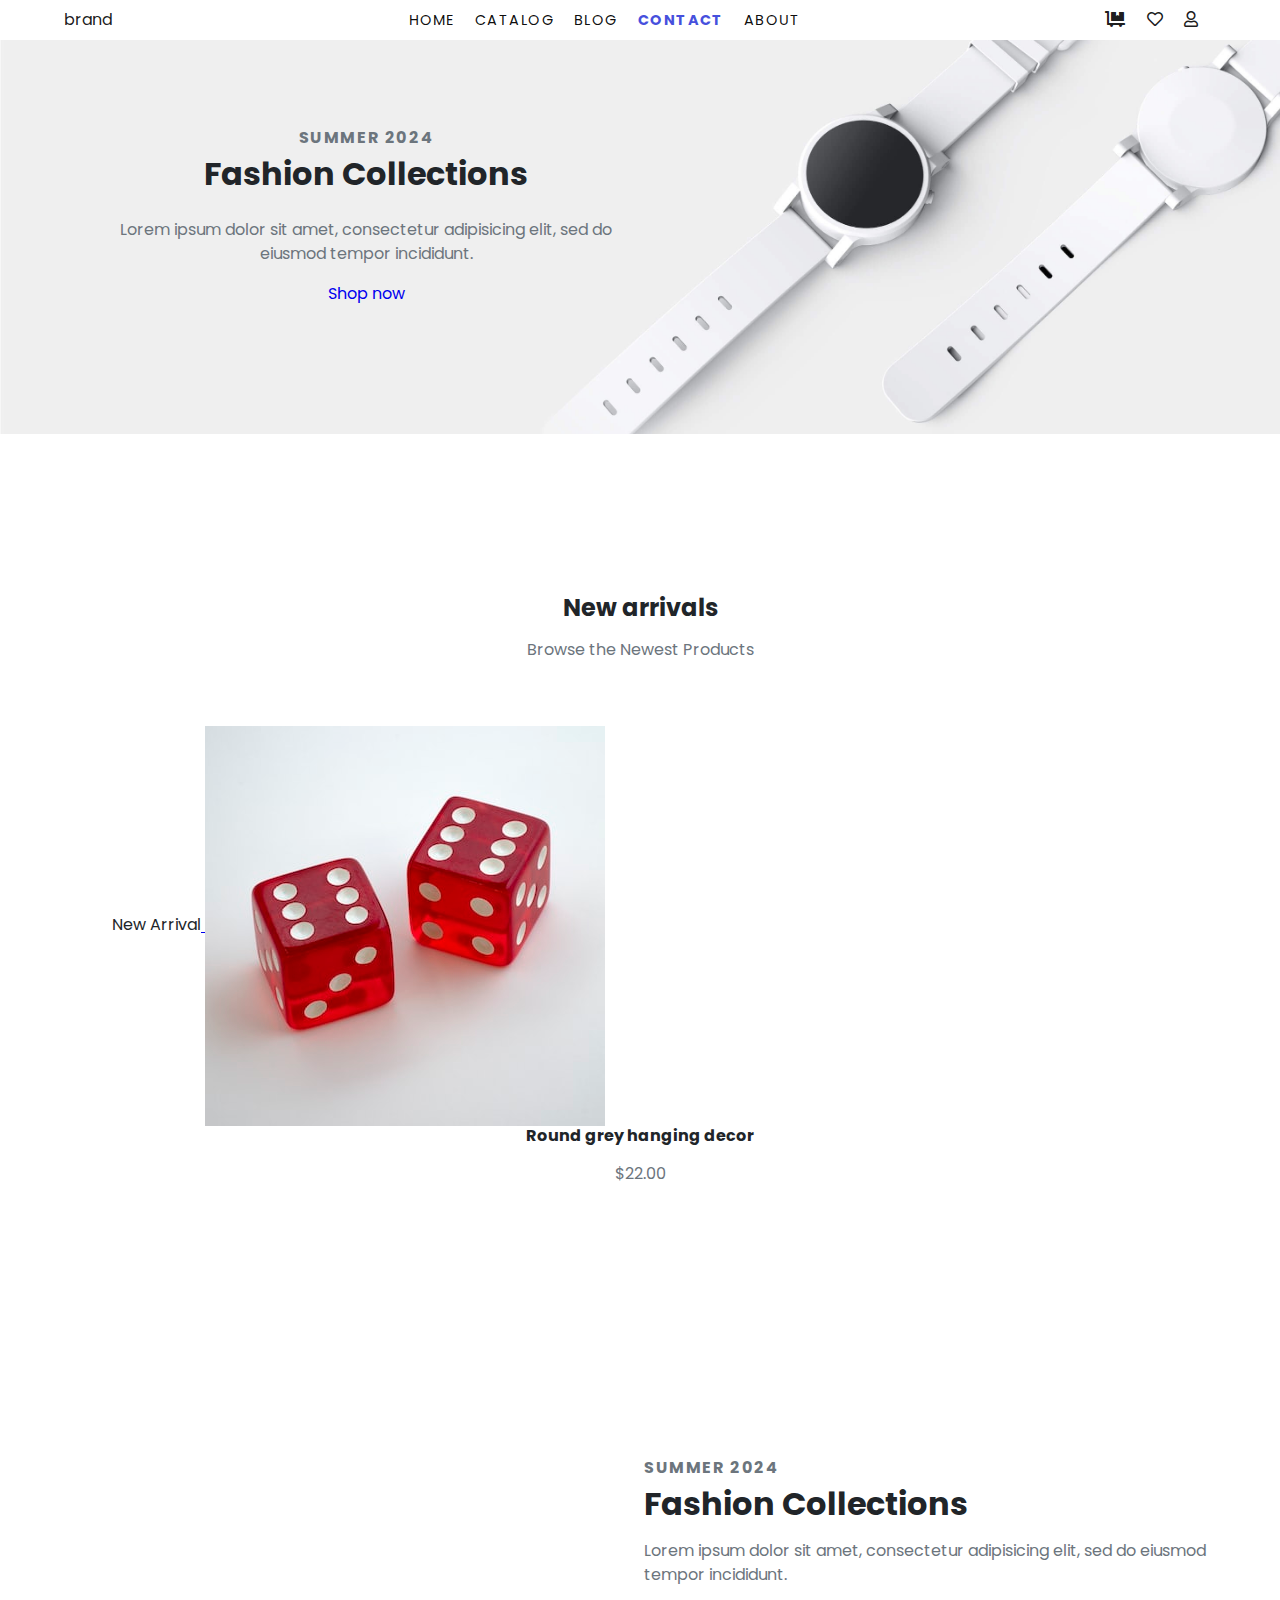
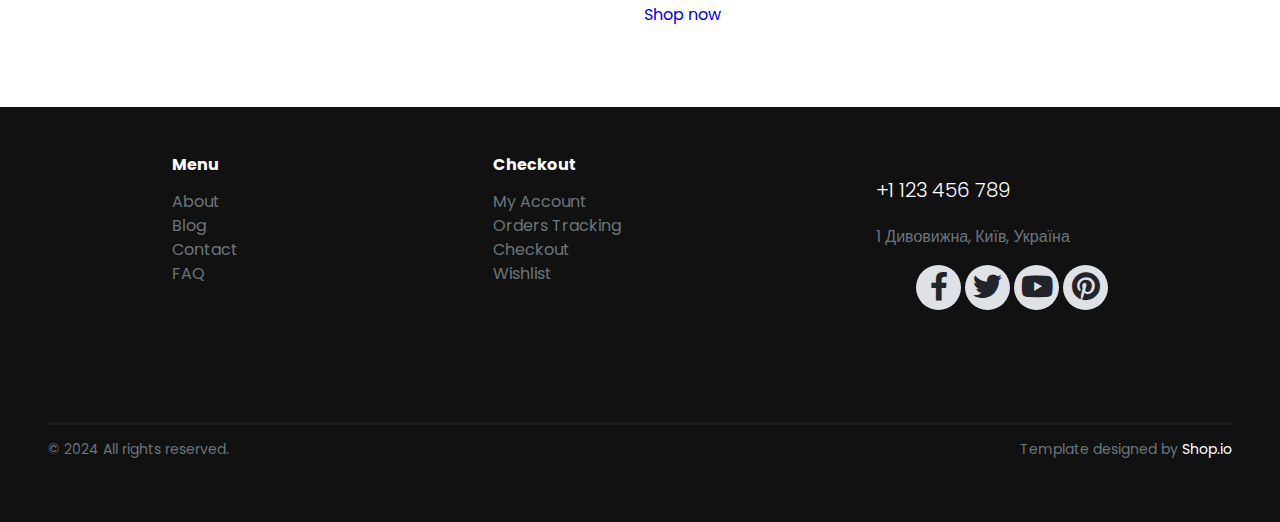
<file: index.html>
<!DOCTYPE html>
<html>
  <head>
    <title>Shop.io | Bootstrap 5 E-commerce</title>
    <meta charset="utf-8">
    
    <meta name="description" content="">
    <meta name="viewport" content="width=device-width, initial-scale=1">
    <meta name="robots" content="all,follow">
  
    <link rel="stylesheet" href="css/app.css" id="theme-stylesheet">
    
    <!-- Favicon-->
    <link rel="shortcut icon" href="favicon.ico">
    
  </head>
  <body>
    <!-- NAVBAR-->
    <header class="navbar navbar-light bg-white">
      
      <!-- Navbar brand-->
      <a class="navbar-brand" href="index.html">brand</a>
      <label for="toggler" class="fas fa-bars"></label>
      <input type="checkbox" id="toggler">

        <!-- Navbar menu left-->
        <nav class="navbar-nav">
          <a class="nav-link text-uppercase" href="index.html">Home</a>
          
          <a class="nav-link text-uppercase" href="catalog.html">Catalog</a>
          <a class="nav-link text-uppercase" href="blog.html">Blog</a>
          <a class="nav-link text-uppercase active" href="contact.html">Contact</a>
          <a class="nav-link text-uppercase" href="about.html">About</a>
        </nav>
        <!-- Navbar menu right-->
        <nav class="toolbar-nav">
          <a class="nav-link text-uppercase fas fa-dolly-flatbed" href="cart.html"></a>
          <a class="nav-link text-uppercase far fa-heart" href="#"></a>
          <a class="nav-link text-uppercase far fa-user" href="login.html"></a>
        </nav>
     
  </header>

    <!--  Modal -->
    

    <!-- Hero slider-->
    <section class="hero" style="background: url(images/bg-banner.jpg)">
      <div class="container" id="hero">
          <div>
            <div class="container">
              <div class="row text-center">
                <div class="col-6 float-left">
                  <p class="h6 text-uppercase text-muted">Summer 2024</p>
                  <h1 class="hero-heading title">Fashion Collections</h1>
                  <div class="row">
                    <div class="col">
                      <p class="text-muted subtitle">Lorem ipsum dolor sit amet, consectetur adipisicing elit, sed do eiusmod tempor incididunt.</p>
                    </div>
                  </div><a class="btn text" href="shop.html">Shop now</a>
                </div>

                <div class="col-6 float-right"></div>
              </div>
            </div>
          </div>
      </div>
    </section>
    <hr>
    <!-- New arrivals-->
    <main class="py-5">
      <div class="container">
        
        <header class="text-center">
          <h2 class="">New arrivals</h2>
          <p class="text-muted">Browse the Newest Products</p>
        </header>
        
        <div class="container" id="newArrivals">
          <div class="wrapper">

            <article class="">
              
              <div class="product"><span class="badge">New Arrival</span><a href="detail.html">
                <img class="img-fluid" src="images/product-5.jpg" alt="Round grey hanging decor">
              </a>
               
              </div>

              <h6 class="text-center"><a class="reset-anchor" href="detail.html">Round grey hanging decor</a></h6>
              <p class="text-center text-muted">$22.00</p>

            </article>
            
          </div>
          <!-- prev next -->
          
        </div>
      </div>
    </main>

    <!-- Divider section-->
    <section class="divider" style="background: url(images/divider-bg.jpg)">
      <div class="container">
        <div class="row">
          <div class="col-6">

          </div>
          <div class="col-6">
            <p class="h6 text-uppercase text-muted">Summer 2024</p>
            <h1 class="hero-heading title">Fashion Collections</h1>
            
                <p class="text-muted subtitle">Lorem ipsum dolor sit amet, consectetur adipisicing elit, sed do eiusmod tempor incididunt.</p>
                <a class="btn text" href="shop.html">Shop now</a>
          </div>
            
          </div>
        </div>
  </section>
    <!-- Featured products-->

    <!-- Newsletter section-->
    
  <!-- Features-->



  <footer class="bg-dark">
      <div class="container">
        <div class="row">
          
          <div class="col-4">
            <h6 class="text-white">Menu</h6>
            <ul class="list-unstyled text-muted mb-0">
              <li class="mb-2"> <a class="reset-anchor" href="#">About</a></li>
              <li class="mb-2"><a class="reset-anchor" href="#">Blog</a></li>
              <li class="mb-2"><a class="reset-anchor" href="#">Contact</a></li>
              <li class="mb-2"><a class="reset-anchor" href="#">FAQ</a></li>
            </ul>
          </div>
          <div class="col-4">
            <h6 class="text-white">Checkout</h6>
            <ul class="list-unstyled text-muted">
              <li class="mb-2"> <a class="reset-anchor" href="#">My Account</a></li>
              <li class="mb-2"> <a class="reset-anchor" href="#">Orders Tracking</a></li>
              <li class="mb-2"> <a class="reset-anchor" href="#">Checkout</a></li>
              <li class="mb-2"> <a class="reset-anchor" href="#">Wishlist</a></li>
            </ul>
          </div>
          <div class="col-4">
            <p class="lead text-white"><a class="reset-anchor" href="tel:+1 123 456 789">+1 123 456 789</a></p>
            <p class="text-muted">1 Дивовижна, Київ, Україна</p>
            <ul class="list-inline">
              <li class="list-inline-item">
                <a class="social-icon" href="#"><i class="fab fa-facebook-f"></i></a>
              </li>
              <li class="list-inline-item">
                <a class="social-icon" href="#"><i class="fab fa-twitter"></i></a>
              </li>
              <li class="list-inline-item">
                <a class="social-icon" href="#"><i class="fab fa-youtube"></i></a>
              </li>
              <li class="list-inline-item">
                <a class="social-icon" href="#"><i class="fab fa-pinterest"></i></a>
              </li>
            </ul>
          </div>

        </div>
      </div>


      <div class="container">
        <div class="border border-top" style="border-color: #1d1d1d !important">
          <div class="row">
            <div class="col-6">
              <p class="small text-muted">© 2024 All rights reserved.</p>
            </div>
            <div class="col-6 text-right">
              <p class="small text-muted">Template designed by <a class="text-white reset-anchor" href="#">Shop.io</a></p>
            </div>
          </div>
        </div>
      </div>


  </footer>


  </body>
</html>
</file>
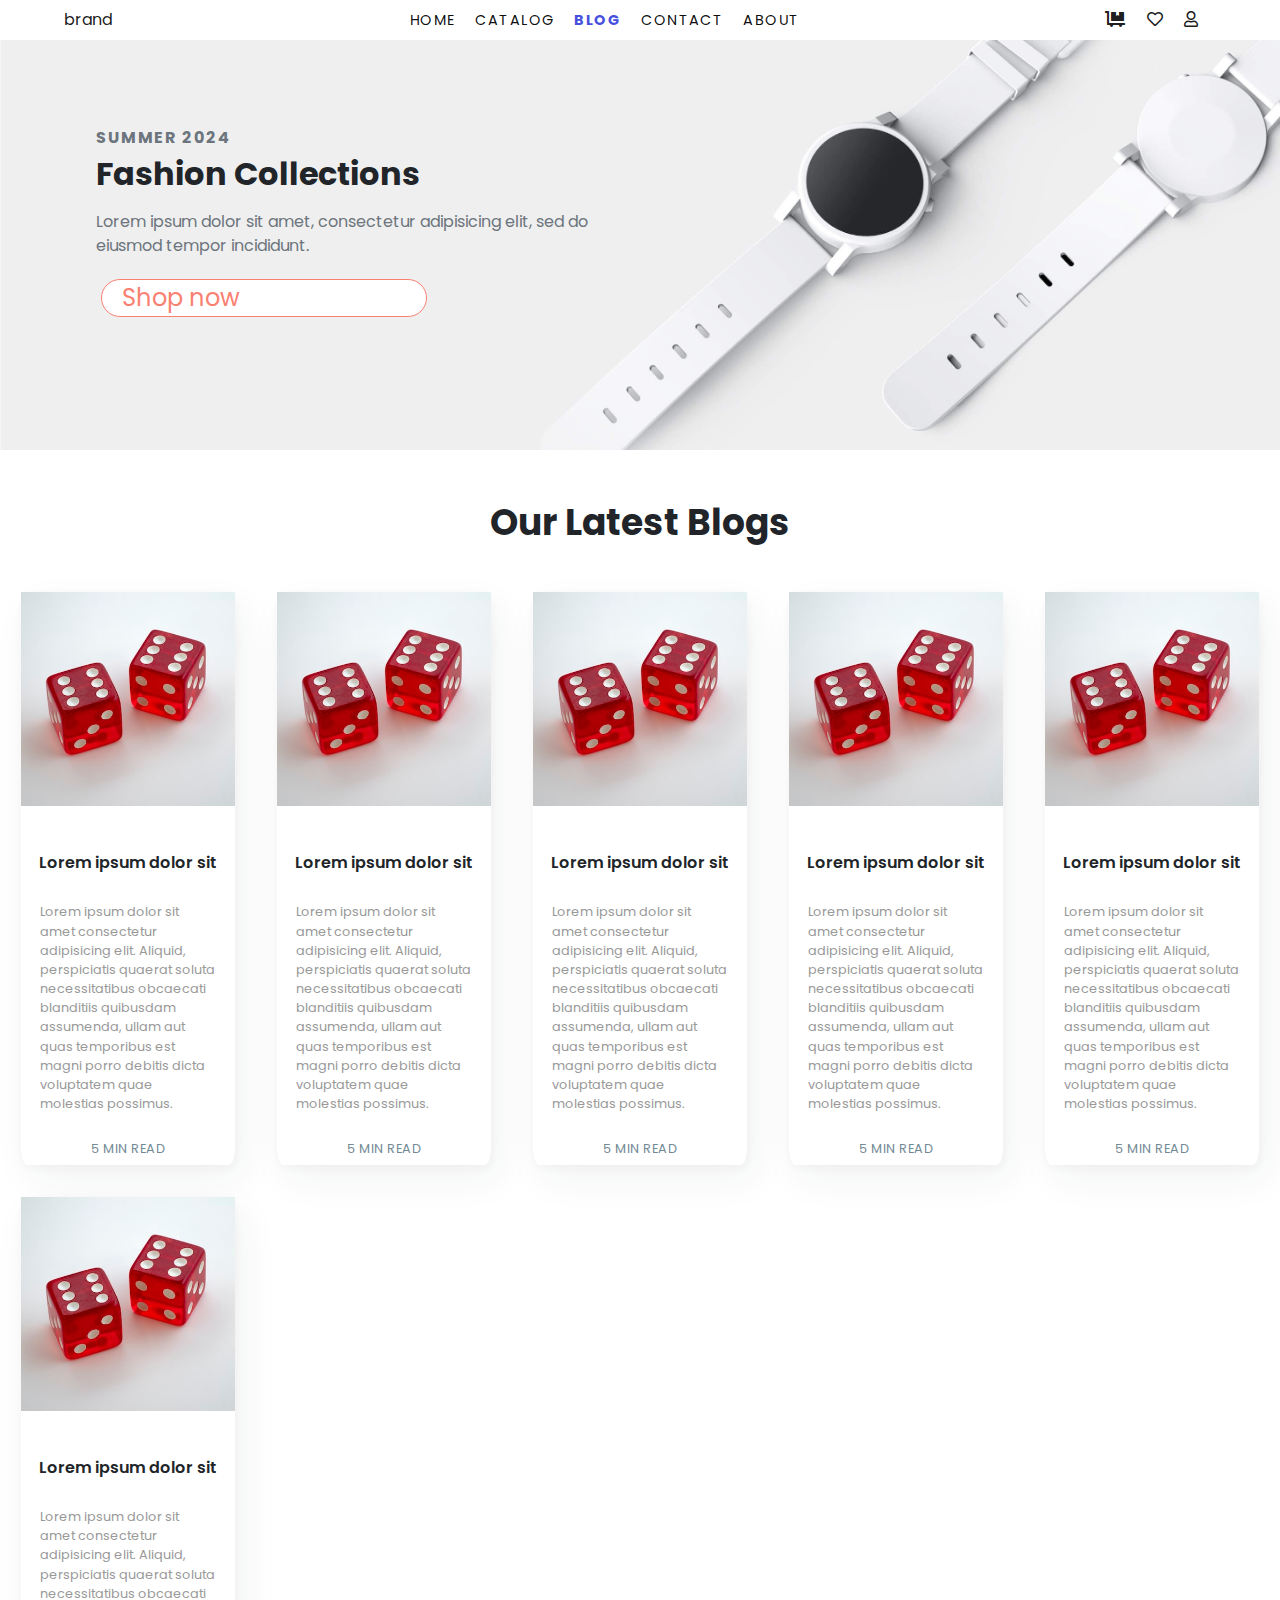
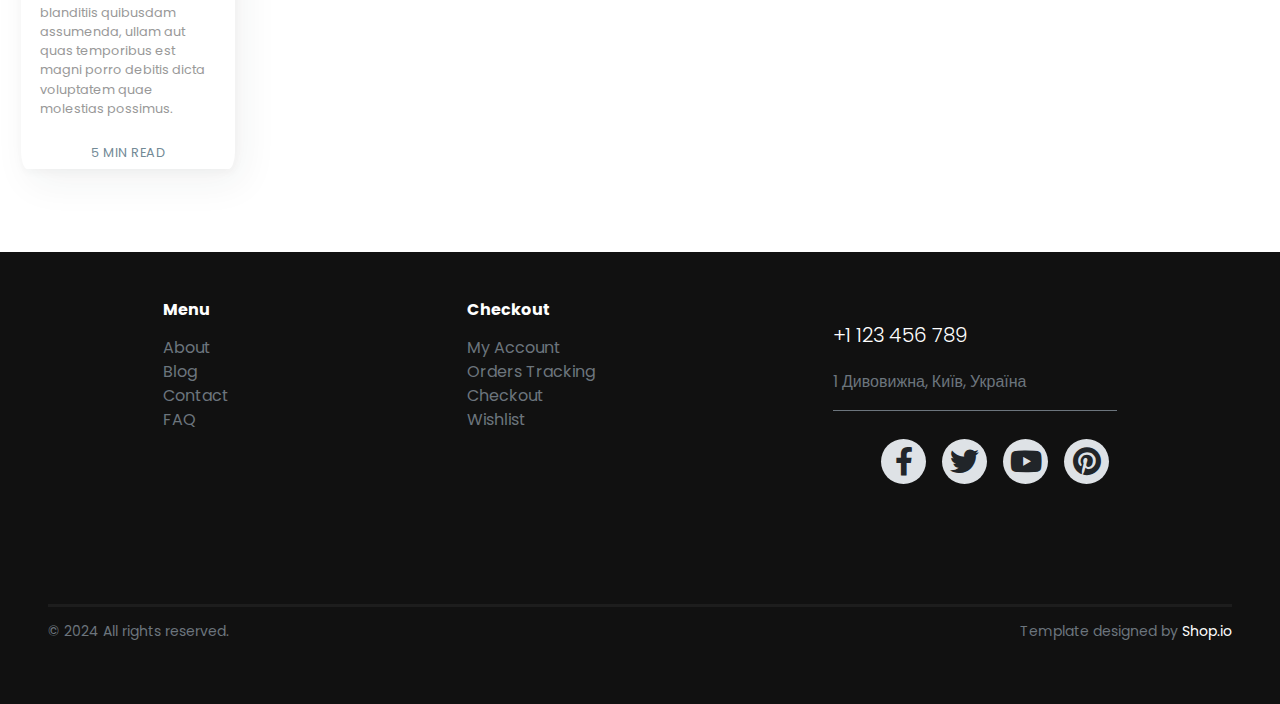
<file: blog.html>
<!DOCTYPE html>
<html>
  <head>
    <title>Shop.io | Bootstrap 5 E-commerce</title>
    <meta charset="utf-8">
    
    <meta name="description" content="">
    <meta name="viewport" content="width=device-width, initial-scale=1">
    <meta name="robots" content="all,follow">
  
    <link rel="stylesheet" href="css/app.css" id="theme-stylesheet">
    
    <!-- Favicon-->
    <link rel="shortcut icon" href="favicon.ico">
    
  </head>
  <body>
    <!-- NAVBAR-->
    <header class="navbar navbar-light bg-white">
      
      <!-- Navbar brand-->
      <a class="navbar-brand" href="index.html">brand</a>
      <label for="toggler" class="fas fa-bars"></label>
      <input type="checkbox" id="toggler">

        <!-- Navbar menu left-->
        <nav class="navbar-nav">
          <a class="nav-link text-uppercase" href="index.html">Home</a>
          
          <a class="nav-link text-uppercase" href="catalog.html">Catalog</a>
          <a class="nav-link text-uppercase active" href="blog.html">Blog</a>
          <a class="nav-link text-uppercase" href="contact.html">Contact</a>
          <a class="nav-link text-uppercase" href="about.html">About</a>
        </nav>
        <!-- Navbar menu right-->
        <nav class="toolbar-nav">
          <a class="nav-link text-uppercase fas fa-dolly-flatbed" href="cart.html"></a>
          <a class="nav-link text-uppercase far fa-heart" href="#"></a>
          <a class="nav-link text-uppercase far fa-user" href="login.html"></a>
        </nav>
     
    </header>

    <!--  Modal -->
    

    <!-- Hero slider-->
    <section class="hero" style="background: url(images/bg-banner.jpg)">
      <div class="container" id="hero">
          <div>
            <div class="container">
              <div class="row">
                <div class="col-6">
                  <p class="h6 text-uppercase text-muted">Summer 2024</p>
                  <h1 class="hero-heading title">Fashion Collections</h1>
                  
                    <div class="col-6">
                      <p class="text-muted subtitle">Lorem ipsum dolor sit amet, consectetur adipisicing elit, sed do eiusmod tempor incididunt.</p>
                    </div>
               
                  <a class="btn btn-insert" href="shop.html">Shop now</a>
                </div>
              </div>
            </div>
          </div>
      </div>
    </section>

    <main class="blog">
      <div class="blog-title"><h2>Our Latest Blogs</h2></div>

      <div class="blog-container">
        <div class="blog-item">
          <a href="#">
            <div class="picture">
              <img src="images/product-5.jpg" />
            </div>
            <div class="post-title">
              Lorem ipsum dolor sit
            </div>
            <div class="post-content">Lorem ipsum dolor sit amet consectetur adipisicing elit. Aliquid, perspiciatis quaerat soluta necessitatibus obcaecati blanditiis quibusdam assumenda, ullam aut quas temporibus est magni porro debitis dicta voluptatem quae molestias possimus.</div>
            <div class="reading-time">5 MIN READ</div>
          </a>
        </div>
        <div class="blog-item">
          <a href="#">
            <div class="picture">
              <img src="images/product-5.jpg" />
            </div>
            <div class="post-title">
              Lorem ipsum dolor sit
            </div>
            <div class="post-content">Lorem ipsum dolor sit amet consectetur adipisicing elit. Aliquid, perspiciatis quaerat soluta necessitatibus obcaecati blanditiis quibusdam assumenda, ullam aut quas temporibus est magni porro debitis dicta voluptatem quae molestias possimus.</div>
            <div class="reading-time">5 MIN READ</div>
          </a>
        </div>
        <div class="blog-item">
          <a href="#">
            <div class="picture">
              <img src="images/product-5.jpg" />
            </div>
            <div class="post-title">
              Lorem ipsum dolor sit
            </div>
            <div class="post-content">Lorem ipsum dolor sit amet consectetur adipisicing elit. Aliquid, perspiciatis quaerat soluta necessitatibus obcaecati blanditiis quibusdam assumenda, ullam aut quas temporibus est magni porro debitis dicta voluptatem quae molestias possimus.</div>
            <div class="reading-time">5 MIN READ</div>
          </a>
        </div>
        <div class="blog-item">
          <a href="#">
            <div class="picture">
              <img src="images/product-5.jpg" />
            </div>
            <div class="post-title">
              Lorem ipsum dolor sit
            </div>
            <div class="post-content">Lorem ipsum dolor sit amet consectetur adipisicing elit. Aliquid, perspiciatis quaerat soluta necessitatibus obcaecati blanditiis quibusdam assumenda, ullam aut quas temporibus est magni porro debitis dicta voluptatem quae molestias possimus.</div>
            <div class="reading-time">5 MIN READ</div>
          </a>
        </div>
        <div class="blog-item">
          <a href="#">
            <div class="picture">
              <img src="images/product-5.jpg" />
            </div>
            <div class="post-title">
              Lorem ipsum dolor sit
            </div>
            <div class="post-content">Lorem ipsum dolor sit amet consectetur adipisicing elit. Aliquid, perspiciatis quaerat soluta necessitatibus obcaecati blanditiis quibusdam assumenda, ullam aut quas temporibus est magni porro debitis dicta voluptatem quae molestias possimus.</div>
            <div class="reading-time">5 MIN READ</div>
          </a>
        </div>
        <div class="blog-item">
          <a href="#">
            <div class="picture">
              <img src="images/product-5.jpg" />
            </div>
            <div class="post-title">
              Lorem ipsum dolor sit
            </div>
            <div class="post-content">Lorem ipsum dolor sit amet consectetur adipisicing elit. Aliquid, perspiciatis quaerat soluta necessitatibus obcaecati blanditiis quibusdam assumenda, ullam aut quas temporibus est magni porro debitis dicta voluptatem quae molestias possimus.</div>
            <div class="reading-time">5 MIN READ</div>
          </a>
        </div>
        
      </div>
    </main>

    

    <div class="bg-dark">
      <div class="container">
        <div class="row">
          
          <div class="col-4">
            <h6 class="text-white">Menu</h6>
            <ul class="list-unstyled text-muted mb-0">
              <li class="mb-2"> <a class="reset-anchor" href="#">About</a></li>
              <li class="mb-2"><a class="reset-anchor" href="#">Blog</a></li>
              <li class="mb-2"><a class="reset-anchor" href="#">Contact</a></li>
              <li class="mb-2"><a class="reset-anchor" href="#">FAQ</a></li>
            </ul>
          </div>
          <div class="col-4">
            <h6 class="text-white">Checkout</h6>
            <ul class="list-unstyled text-muted">
              <li class="mb-2"> <a class="reset-anchor" href="#">My Account</a></li>
              <li class="mb-2"> <a class="reset-anchor" href="#">Orders Tracking</a></li>
              <li class="mb-2"> <a class="reset-anchor" href="#">Checkout</a></li>
              <li class="mb-2"> <a class="reset-anchor" href="#">Wishlist</a></li>
            </ul>
          </div>
          <div class="col-4">
            <p class="lead text-white"><a class="reset-anchor" href="tel:+1 123 456 789">+1 123 456 789</a></p>
            <p class="text-muted">1 Дивовижна, Київ, Україна</p>
            <ul class="list-inline social-list">
              <li class="list-inline-item">
                <a class="social-icon fab fa-facebook-f" href="#"></a>
              </li>
              <li class="list-inline-item">
                <a class="social-icon fab fa-twitter" href="#"></a>
              </li>
              <li class="list-inline-item">
                <a class="social-icon fab fa-youtube" href="#"></a>
              </li>
              <li class="list-inline-item">
                <a class="social-icon fab fa-pinterest" href="#"></a>
              </li>
            </ul>
          </div>

        </div>
      </div>
      <div class="container">
        <div class="border border-top" style="border-color: #1d1d1d !important">
          <div class="row">
            <div class="col-6">
              <p class="small text-muted">© 2024 All rights reserved.</p>
            </div>
            <div class="col-6 text-right">
              <p class="small text-muted">Template designed by <a class="text-white reset-anchor" href="#">Shop.io</a></p>
            </div>
          </div>
        </div>
      </div>
    </div>


  </body>
</html>
</file>
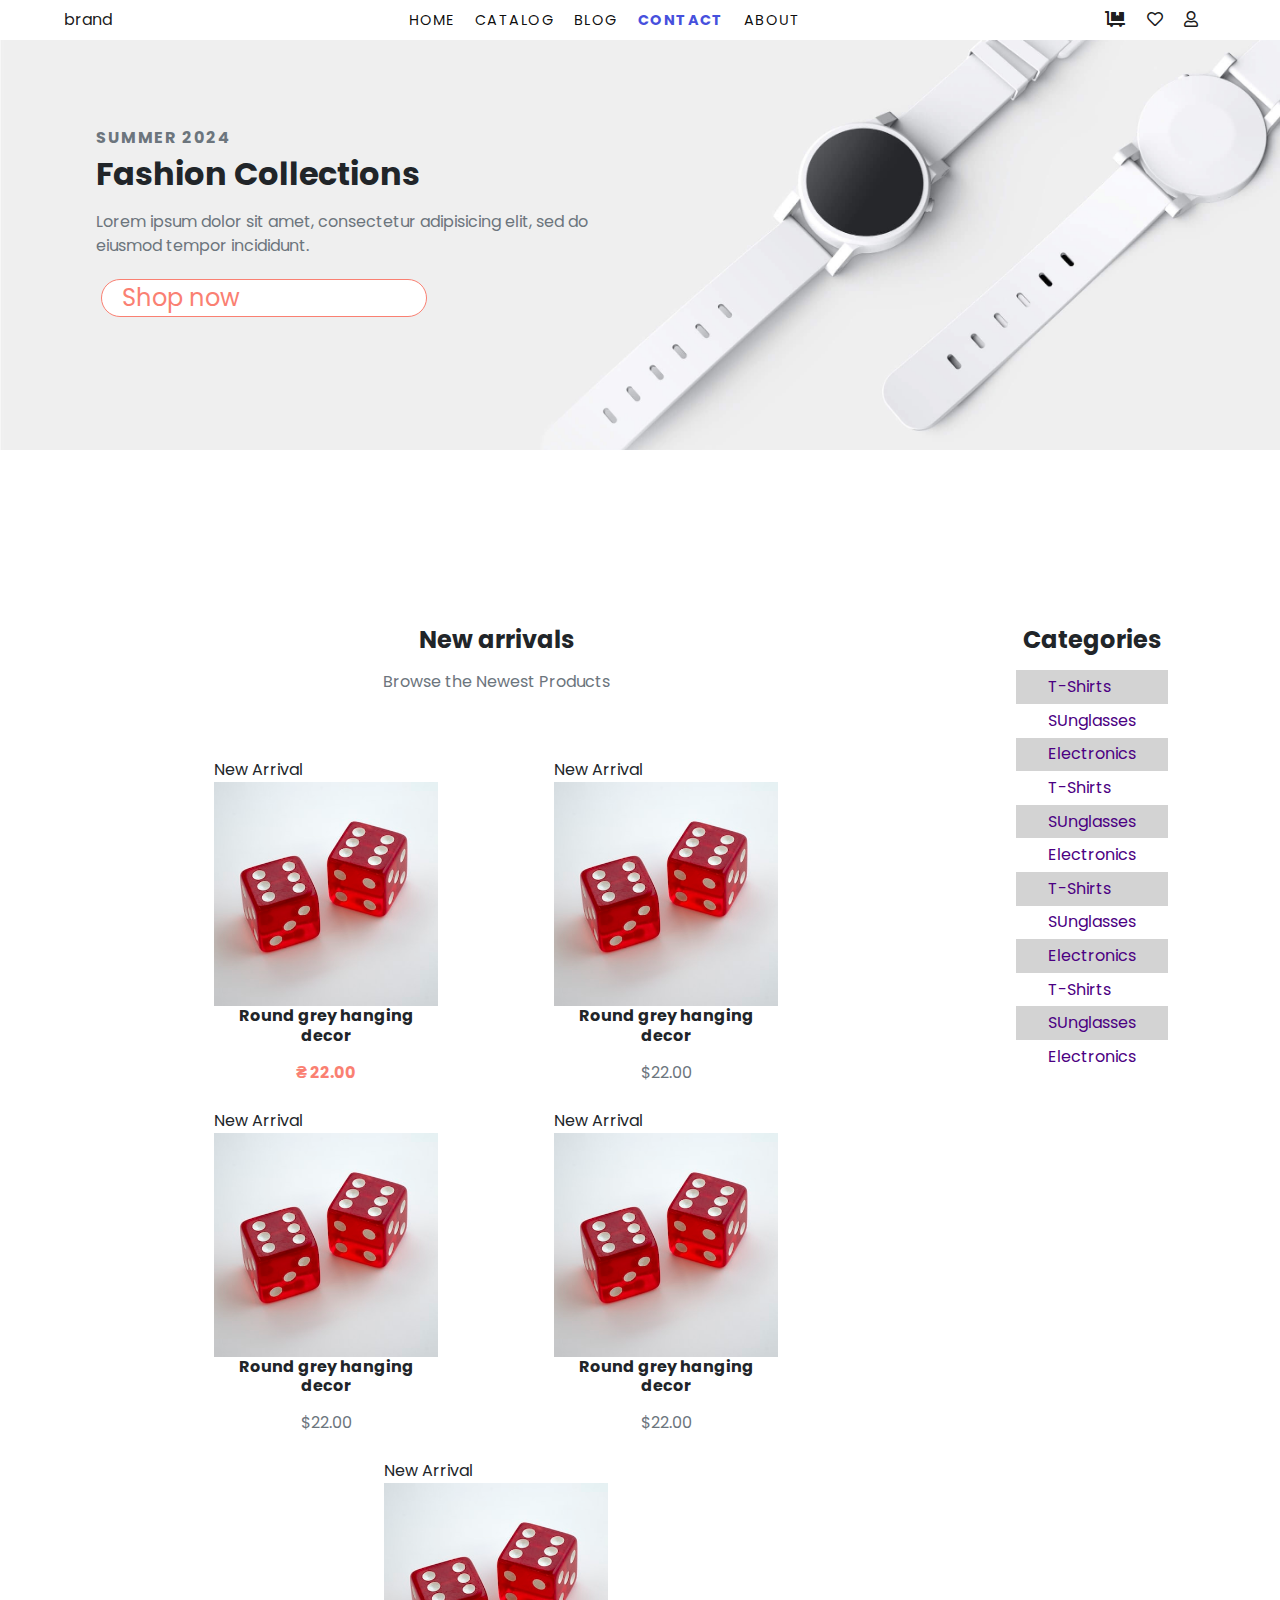
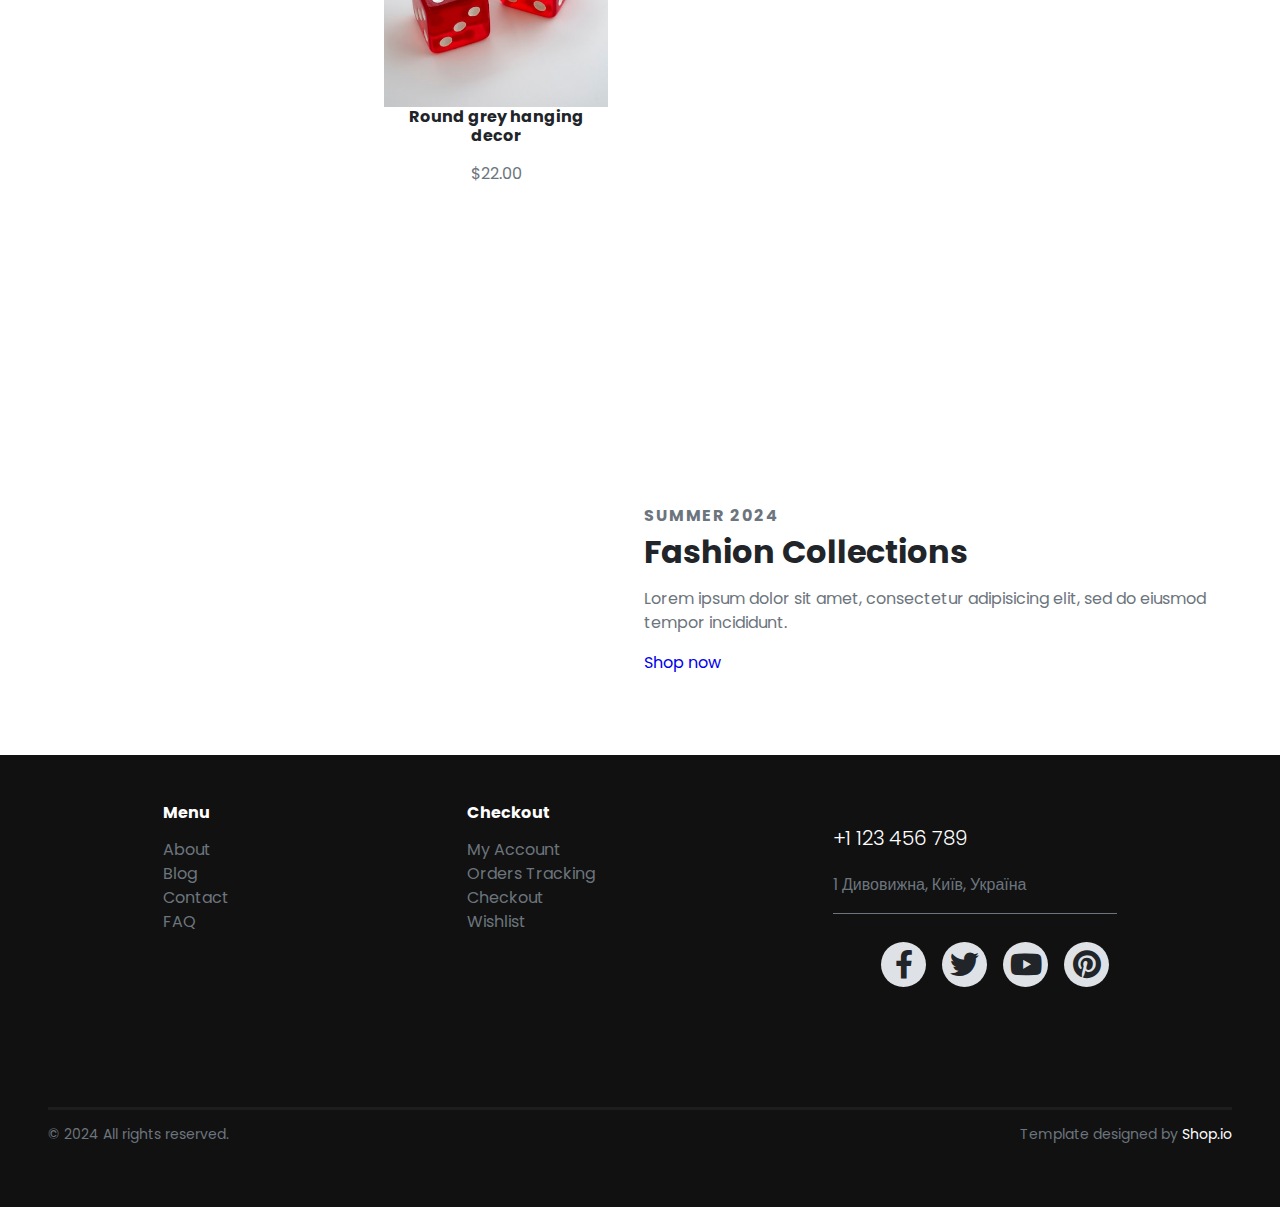
<file: catalog.html>
<!DOCTYPE html>
<html>
  <head>
    <title>Shop.io | Bootstrap 5 E-commerce</title>
    <meta charset="utf-8">
    
    <meta name="description" content="">
    <meta name="viewport" content="width=device-width, initial-scale=1">
    <meta name="robots" content="all,follow">
  
    <link rel="stylesheet" href="css/app.css" id="theme-stylesheet">
    
    <!-- Favicon-->
    <link rel="shortcut icon" href="favicon.ico">
    
  </head>
  <body>
    <!-- NAVBAR-->
    <header class="navbar navbar-light bg-white">
      
      <!-- Navbar brand-->
      <a class="navbar-brand" href="index.html">brand</a>
      <label for="toggler" class="fas fa-bars"></label>
      <input type="checkbox" id="toggler">

        <!-- Navbar menu left-->
        <nav class="navbar-nav">
          <a class="nav-link text-uppercase" href="index.html">Home</a>
          
          <a class="nav-link text-uppercase" href="catalog.html">Catalog</a>
          <a class="nav-link text-uppercase" href="blog.html">Blog</a>
          <a class="nav-link text-uppercase active" href="contact.html">Contact</a>
          <a class="nav-link text-uppercase" href="about.html">About</a>
        </nav>
        <!-- Navbar menu right-->
        <nav class="toolbar-nav">
          <a class="nav-link text-uppercase fas fa-dolly-flatbed" href="cart.html"></a>
          <a class="nav-link text-uppercase far fa-heart" href="#"></a>
          <a class="nav-link text-uppercase far fa-user" href="login.html"></a>
        </nav>
     
  </header>

    <!--  Modal -->
    

    <!-- Hero slider-->
    <section class="hero" style="background: url(images/bg-banner.jpg)">
      <div class="container" id="hero">
          <div>
            <div class="container">
              <div class="row">
                <div class="col-6">
                  <p class="h6 text-uppercase text-muted">Summer 2024</p>
                  <h1 class="hero-heading title">Fashion Collections</h1>
                  
                    <div class="col-6">
                      <p class="text-muted subtitle">Lorem ipsum dolor sit amet, consectetur adipisicing elit, sed do eiusmod tempor incididunt.</p>
                    </div>
               
                  <a class="btn btn-insert" href="shop.html">Shop now</a>
                </div>
              </div>
            </div>
          </div>
      </div>
    </section>

    <div class="container">
      <div class="row">

        <aside class="py-5 sidebar">
          <div class="container">
            <header class="text-center">
              <h2 class="">Categories</h2>

              <ul class="categories">
                <li><a href="#">T-Shirts</a></li>
                <li><a href="#">SUnglasses</a></li>
                <li><a href="#">Electronics</a></li>
                <li><a href="#">T-Shirts</a></li>
                <li><a href="#">SUnglasses</a></li>
                <li><a href="#">Electronics</a></li>
                <li><a href="#">T-Shirts</a></li>
                <li><a href="#">SUnglasses</a></li>
                <li><a href="#">Electronics</a></li>
                <li><a href="#">T-Shirts</a></li>
                <li><a href="#">SUnglasses</a></li>
                <li><a href="#">Electronics</a></li>
              </ul>
              
            </header>
          </div>
          
        </aside>
        <!-- New arrivals-->
        <main class="py-5 catalog">
          <div class="container">
            
            <header class="text-center">
              <h2 class="">New arrivals</h2>
              <p class="text-muted">Browse the Newest Products</p>
            </header>
            
            <div class="container" id="newArrivals">
              <div class="wrapper row">
                <article class="col-xsm-3 col-sm-3 col-md-3 col-lg-3">
                  
                  <div class="product">
                    <div class="icons">
                      <a href="#" class="fas fa-shopping-cart"></a>
                      <a href="#" class="fas fa-heart"></a>
                      <a href="#productView" class="fas fa-eye"></a>
                    </div>
                    
                    <span class="badge">New Arrival</span><a href="detail.html">
                    <img class="img-fluid" src="images/product-5.jpg" alt="Round grey hanging decor">
                  </a>
                  
                  </div>

                  <h6 class="text-center"><a class="reset-anchor" href="detail.html">Round grey hanging decor</a></h6>
                  <p class="text-center text-muted price"> 22.00 </p>
                </article>
                <article class="col-xsm-3 col-sm-3 col-md-3 col-lg-3">
                  
                  <div class="product"><span class="badge">New Arrival</span><a href="detail.html">
                    <img class="img-fluid" src="images/product-5.jpg" alt="Round grey hanging decor">
                  </a>
                  
                  </div>

                  <h6 class="text-center"><a class="reset-anchor" href="detail.html">Round grey hanging decor</a></h6>
                  <p class="text-center text-muted">$22.00</p>
                </article>
                <article class="col-xsm-3 col-sm-3 col-md-3 col-lg-3">
                  
                  <div class="product"><span class="badge">New Arrival</span><a href="detail.html">
                    <img class="img-fluid" src="images/product-5.jpg" alt="Round grey hanging decor">
                  </a>
                  
                  </div>

                  <h6 class="text-center"><a class="reset-anchor" href="detail.html">Round grey hanging decor</a></h6>
                  <p class="text-center text-muted">$22.00</p>
                </article>
                <article class="col-xsm-3 col-sm-3 col-md-3 col-lg-3">
                  
                  <div class="product"><span class="badge">New Arrival</span><a href="detail.html">
                    <img class="img-fluid" src="images/product-5.jpg" alt="Round grey hanging decor">
                  </a>
                  
                  </div>

                  <h6 class="text-center"><a class="reset-anchor" href="detail.html">Round grey hanging decor</a></h6>
                  <p class="text-center text-muted">$22.00</p>
                </article>
                <article class="col-xsm-3 col-sm-3 col-md-3 col-lg-3">
                  
                  <div class="product"><span class="badge">New Arrival</span><a href="detail.html">
                    <img class="img-fluid" src="images/product-5.jpg" alt="Round grey hanging decor">
                  </a>
                  
                  </div>

                  <h6 class="text-center"><a class="reset-anchor" href="detail.html">Round grey hanging decor</a></h6>
                  <p class="text-center text-muted">$22.00</p>
                </article>
              </div>
              <!-- prev next -->
              
            </div>
          </div>
        </main>

      </div>
    </div>
    

    <!-- Divider section-->
    <section class="divider" style="background: url(images/divider-bg.jpg)">
        <div class="container">
          <div class="row">
            <div class="col-6">

            </div>
            <div class="col-6">
              <p class="h6 text-uppercase text-muted">Summer 2024</p>
              <h1 class="hero-heading title">Fashion Collections</h1>
              
                  <p class="text-muted subtitle">Lorem ipsum dolor sit amet, consectetur adipisicing elit, sed do eiusmod tempor incididunt.</p>
                  <a class="btn text" href="shop.html">Shop now</a>
            </div>
              
            </div>
          </div>
    </section>
    <!-- Featured products-->

 
    <!-- Features-->

    <div class="bg-dark">
      <div class="container">
        <div class="row">
          
          <div class="col-4">
            <h6 class="text-white">Menu</h6>
            <ul class="list-unstyled text-muted mb-0">
              <li class="mb-2"> <a class="reset-anchor" href="#">About</a></li>
              <li class="mb-2"><a class="reset-anchor" href="#">Blog</a></li>
              <li class="mb-2"><a class="reset-anchor" href="#">Contact</a></li>
              <li class="mb-2"><a class="reset-anchor" href="#">FAQ</a></li>
            </ul>
          </div>
          <div class="col-4">
            <h6 class="text-white">Checkout</h6>
            <ul class="list-unstyled text-muted">
              <li class="mb-2"> <a class="reset-anchor" href="#">My Account</a></li>
              <li class="mb-2"> <a class="reset-anchor" href="#">Orders Tracking</a></li>
              <li class="mb-2"> <a class="reset-anchor" href="#">Checkout</a></li>
              <li class="mb-2"> <a class="reset-anchor" href="#">Wishlist</a></li>
            </ul>
          </div>
          <div class="col-4">
            <p class="lead text-white"><a class="reset-anchor" href="tel:+1 123 456 789">+1 123 456 789</a></p>
            <p class="text-muted">1 Дивовижна, Київ, Україна</p>
            <ul class="list-inline social-list">
              <li class="list-inline-item">
                <a class="social-icon fab fa-facebook-f" href="#"></a>
              </li>
              <li class="list-inline-item">
                <a class="social-icon fab fa-twitter" href="#"></a>
              </li>
              <li class="list-inline-item">
                <a class="social-icon fab fa-youtube" href="#"></a>
              </li>
              <li class="list-inline-item">
                <a class="social-icon fab fa-pinterest" href="#"></a>
              </li>
            </ul>
          </div>

        </div>
      </div>
      <div class="container">
        <div class="border border-top" style="border-color: #1d1d1d !important">
          <div class="row">
            <div class="col-6">
              <p class="small text-muted">© 2024 All rights reserved.</p>
            </div>
            <div class="col-6 text-right">
              <p class="small text-muted">Template designed by <a class="text-white reset-anchor" href="#">Shop.io</a></p>
            </div>
          </div>
        </div>
      </div>
    </div>

    <div class="modal" id="productView">
      <div class="modal-dialog">
        <a href="#!" title="Close dialog" class="close fas fa-times"></a>
        <div class="modal-body">
          <aside>
            <img src="images/product-5.jpg">
          </aside>
          <main>
            <div class="info-container">
              <h2 class="info-header">Product title</h2>
              <div class="info-price">12.00</div>
              <div class="info-shipping">Free shipping</div>
              <div class="info-button">
                <a href="#!" class="btn btn-submit fas fa-cart-plus"> Add to cart</a>
              </div>
              <div class="info-qty">
                Amount: <input value="1" type="number">
              </div>
              <div class="info-description">Lorem ipsum dolor sit amet consectetur adipisicing elit. Eius error impedit distinctio ipsum aliquam praesentium? Repudiandae ut aliquam quo velit commodi quis, eveniet fugiat molestiae unde minima. Esse, itaque minima.</div>
            </div>

          </main>
        </div>
      </div>
    </div>


  </body>
</html>
</file>
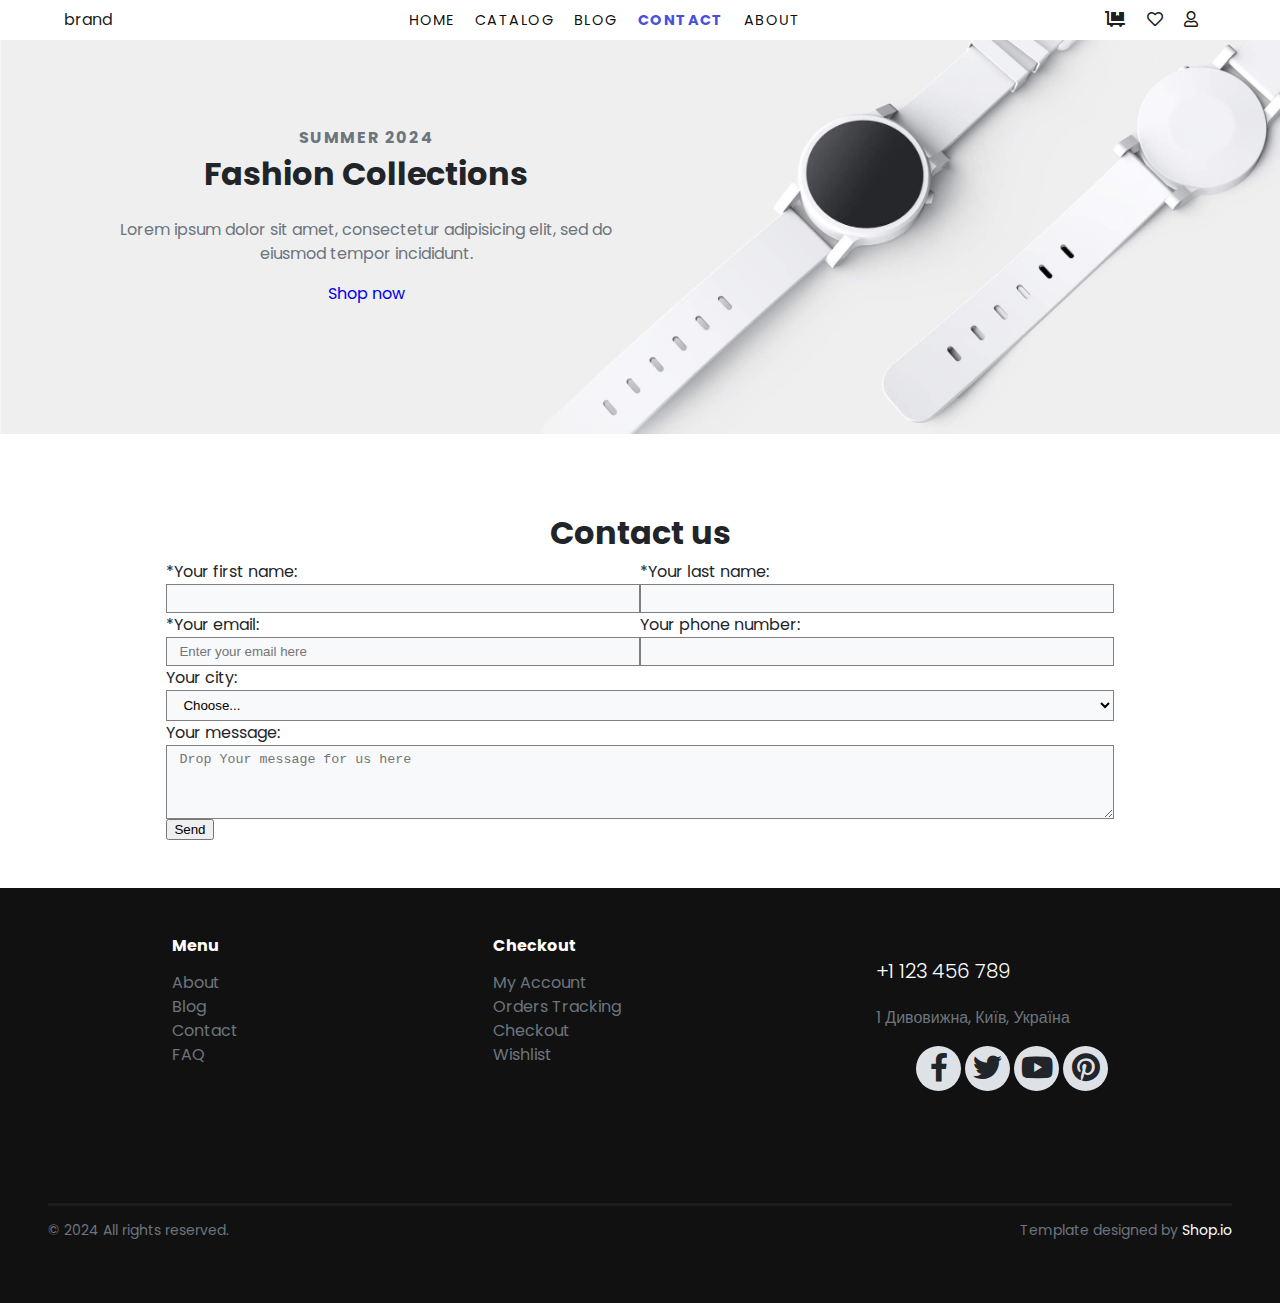
<file: contact.html>
<!DOCTYPE html>
<html>
  <head>
    <title>Shop.io | Bootstrap 5 E-commerce</title>
    <meta charset="utf-8">
    
    <meta name="description" content="">
    <meta name="viewport" content="width=device-width, initial-scale=1">
    <meta name="robots" content="all,follow">
  
    <link rel="stylesheet" href="css/app.css" id="theme-stylesheet">
    
    <!-- Favicon-->
    <link rel="shortcut icon" href="favicon.ico">
    
  </head>
  <body>
    <!-- NAVBAR-->
    <header class="navbar navbar-light bg-white">
      
        <!-- Navbar brand-->
        <a class="navbar-brand" href="index.html">brand</a>
        <label for="toggler" class="fas fa-bars"></label>
        <input type="checkbox" id="toggler">

          <!-- Navbar menu left-->
          <nav class="navbar-nav">
            <a class="nav-link text-uppercase" href="index.html">Home</a>
            
            <a class="nav-link text-uppercase" href="catalog.html">Catalog</a>
            <a class="nav-link text-uppercase" href="blog.html">Blog</a>
            <a class="nav-link text-uppercase active" href="contact.html">Contact</a>
            <a class="nav-link text-uppercase" href="about.html">About</a>
          </nav>
          <!-- Navbar menu right-->
          <nav class="toolbar-nav">
            <a class="nav-link text-uppercase fas fa-dolly-flatbed" href="cart.html"></a>
            <a class="nav-link text-uppercase far fa-heart" href="#"></a>
            <a class="nav-link text-uppercase far fa-user" href="login.html"></a>
          </nav>
       
    </header>
<!-- hero -->
<section class="hero" style="background: url(images/bg-banner.jpg)">
  <div class="container" id="hero">
      <div>
        <div class="container">
          <div class="row text-center">
            <div class="col-6 float-left">
              <p class="h6 text-uppercase text-muted">Summer 2024</p>
              <h1 class="hero-heading title">Fashion Collections</h1>
              <div class="row">
                <div class="col">
                  <p class="text-muted subtitle">Lorem ipsum dolor sit amet, consectetur adipisicing elit, sed do eiusmod tempor incididunt.</p>
                </div>
              </div><a class="btn text" href="shop.html">Shop now</a>
            </div>

            <div class="col-6 float-right"></div>
          </div>
        </div>
      </div>
  </div>
</section>
<hr>
<main>
  <div class="container">

    <header class="text-center">
      <h1>Contact us</h1>
    </header>
    <form action="/contact" class="form" method="get">

      <div class="form-container">
        <div class="input-group">
          <div>
            <label for="firstname">*Your first name:</label>
            <input id="firstname" name="first_name" class="form-control" required />
          </div>
          <div>
            <label for="lastname">*Your last name:</label>
            <input id="lastname" name="last_name" type="text"  class="form-control" required />
        </div>

        </div>
        <div class="input-group">
          <div>
            <label for="email">*Your email:</label>
            <input id="email" name="email" class="form-control" placeholder="Enter your email here" required type="email" />
          </div>
          <div>
            <label for="phone">Your phone number:</label>
            <input id="phone" name="phone" type="tel"  class="form-control" />
        </div>

        </div>
        <div class="input-group">
          <label for="phone">Your city:</label>
          <select class="form-control">
            <option>Choose...</option>
            <option>Lviv</option>
            <option>Kyiv</option>
          </select>
        </div>
        <div class="input-group">
          <label for="phone">Your message:</label>
          <textarea  class="form-control" placeholder="Drop Your message for us here" required rows="4"></textarea>
        </div>
        <div class="input-group">
          <button type="submit">Send</button>
        </div>
      </div>
    </form>
  </div>
</main>
<footer class="bg-dark">
    <div class="container">
      <div class="row">
        
        <div class="col-4">
          <h6 class="text-white">Menu</h6>
          <ul class="list-unstyled text-muted mb-0">
            <li class="mb-2"> <a class="reset-anchor" href="#">About</a></li>
            <li class="mb-2"><a class="reset-anchor" href="#">Blog</a></li>
            <li class="mb-2"><a class="reset-anchor" href="#">Contact</a></li>
            <li class="mb-2"><a class="reset-anchor" href="#">FAQ</a></li>
          </ul>
        </div>
        <div class="col-4">
          <h6 class="text-white">Checkout</h6>
          <ul class="list-unstyled text-muted">
            <li class="mb-2"> <a class="reset-anchor" href="#">My Account</a></li>
            <li class="mb-2"> <a class="reset-anchor" href="#">Orders Tracking</a></li>
            <li class="mb-2"> <a class="reset-anchor" href="#">Checkout</a></li>
            <li class="mb-2"> <a class="reset-anchor" href="#">Wishlist</a></li>
          </ul>
        </div>
        <div class="col-4">
          <p class="lead text-white"><a class="reset-anchor" href="tel:+1 123 456 789">+1 123 456 789</a></p>
          <p class="text-muted">1 Дивовижна, Київ, Україна</p>
          <ul class="list-inline">
            <li class="list-inline-item">
              <a class="social-icon" href="#"><i class="fab fa-facebook-f"></i></a>
            </li>
            <li class="list-inline-item">
              <a class="social-icon" href="#"><i class="fab fa-twitter"></i></a>
            </li>
            <li class="list-inline-item">
              <a class="social-icon" href="#"><i class="fab fa-youtube"></i></a>
            </li>
            <li class="list-inline-item">
              <a class="social-icon" href="#"><i class="fab fa-pinterest"></i></a>
            </li>
          </ul>
        </div>

      </div>
    </div>


    <div class="container">
      <div class="border border-top" style="border-color: #1d1d1d !important">
        <div class="row">
          <div class="col-6">
            <p class="small text-muted">© 2024 All rights reserved.</p>
          </div>
          <div class="col-6 text-right">
            <p class="small text-muted">Template designed by <a class="text-white reset-anchor" href="#">Shop.io</a></p>
          </div>
        </div>
      </div>
    </div>


</footer>

</body>
</html>
</file>
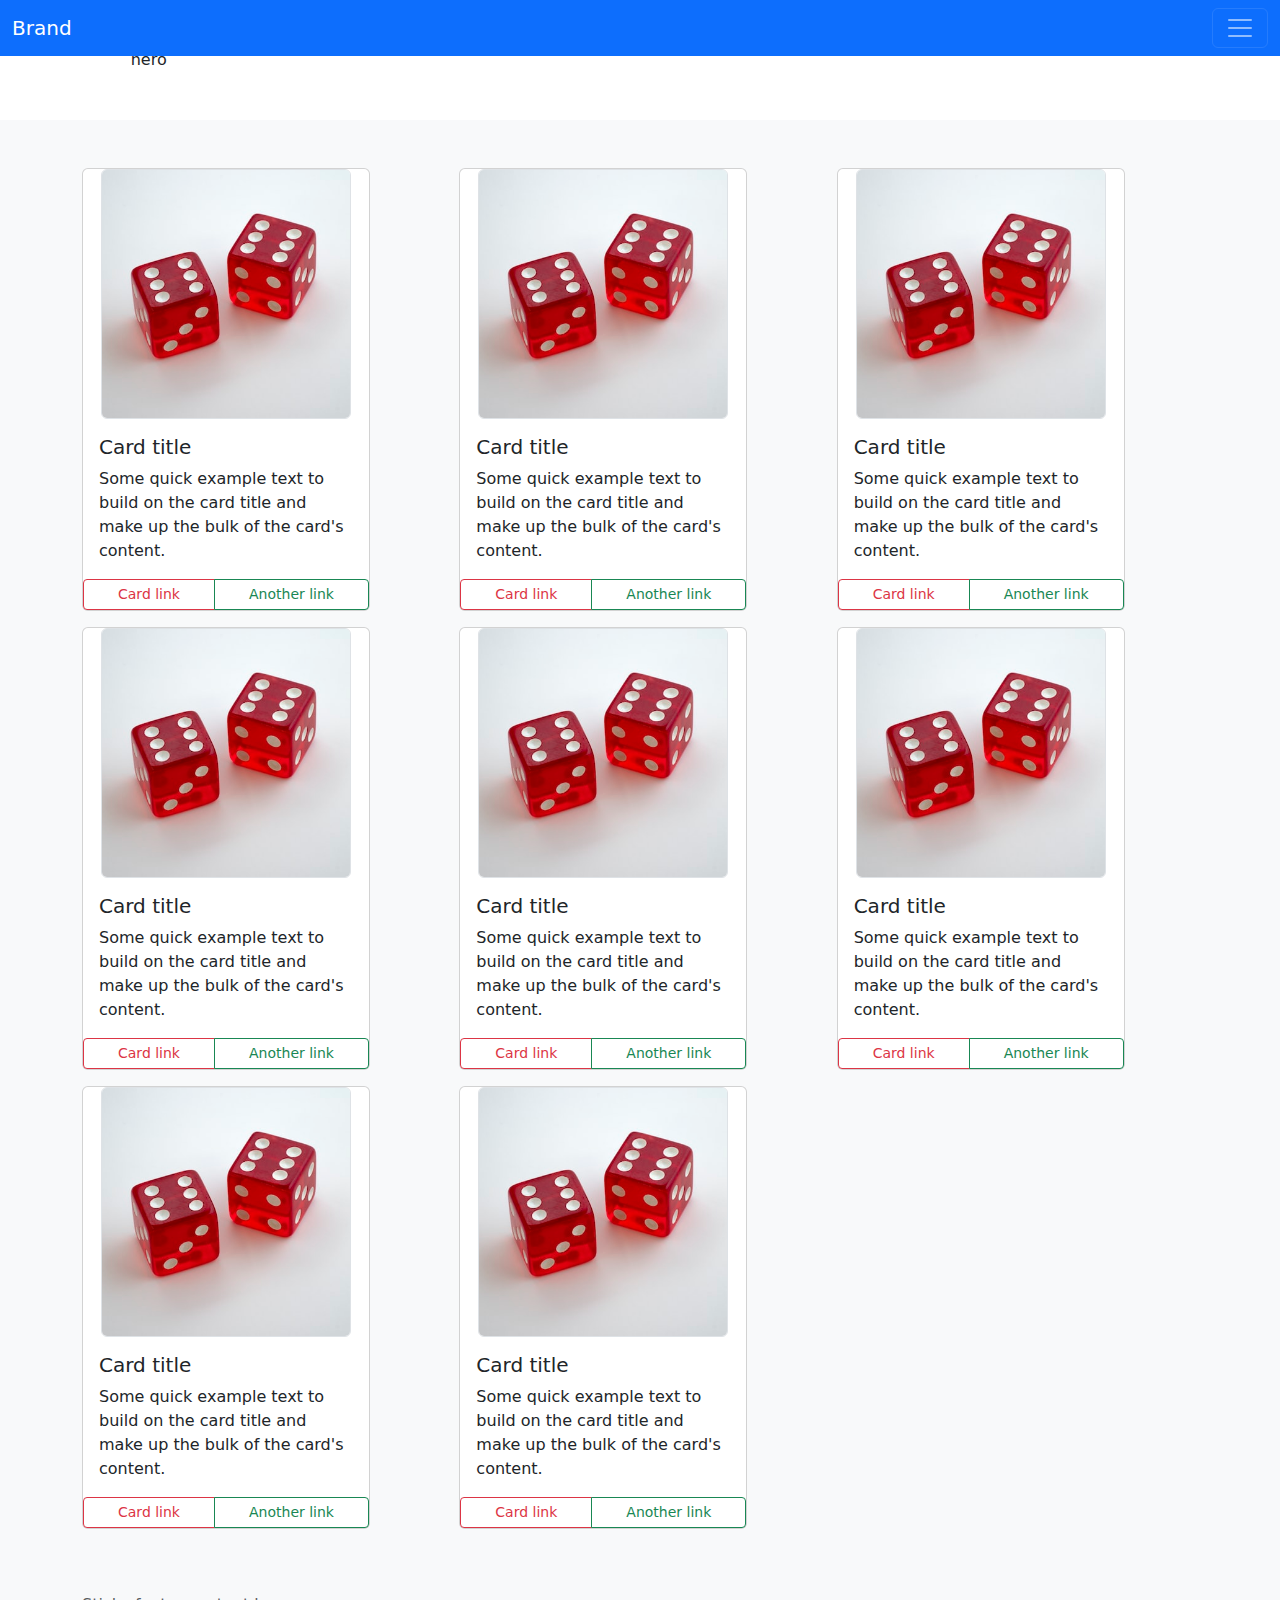
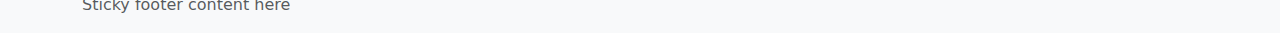
<file: gallery.html>
<!doctype html>
<html lang="en">
  <head>
    <meta charset="utf-8">
    <meta name="viewport" content="width=device-width, initial-scale=1">
    <title>Bootstrap demo</title>
    <link href="https://cdn.jsdelivr.net/npm/bootstrap@5.3.3/dist/css/bootstrap.min.css" rel="stylesheet" integrity="sha384-QWTKZyjpPEjISv5WaRU9OFeRpok6YctnYmDr5pNlyT2bRjXh0JMhjY6hW+ALEwIH" crossorigin="anonymous">
    
  </head>
  <body>
    <nav class="navbar navbar-dark bg-primary fixed-top">
        <div class="container-fluid">
          <a class="navbar-brand" href="#">Brand</a>
          <button class="navbar-toggler" type="button" data-bs-toggle="offcanvas" data-bs-target="#offcanvasDarkNavbar" aria-controls="offcanvasDarkNavbar" aria-label="Toggle navigation">
            <span class="navbar-toggler-icon"></span>
          </button>
          <div class="offcanvas offcanvas-end text-bg-primary" tabindex="-1" id="offcanvasDarkNavbar" aria-labelledby="offcanvasDarkNavbarLabel">
            <div class="offcanvas-header">
              <h5 class="offcanvas-title" id="offcanvasDarkNavbarLabel">Sidebar</h5>
              <button type="button" class="btn-close btn-close-white" data-bs-dismiss="offcanvas" aria-label="Close"></button>
            </div>
            <div class="offcanvas-body">
              <ul class="navbar-nav justify-content-end flex-grow-1 pe-3">
                <li class="nav-item">
                  <a class="nav-link active" aria-current="page" href="#">Home</a>
                </li>
                <li class="nav-item">
                  <a class="nav-link" href="#">Link</a>
                </li>
                <li class="nav-item dropdown">
                  <a class="nav-link dropdown-toggle" href="#" role="button" data-bs-toggle="dropdown" aria-expanded="false">
                    Dropdown
                  </a>
                  <ul class="dropdown-menu dropdown-menu-dark">
                    <li><a class="dropdown-item" href="#">Action</a></li>
                    <li><a class="dropdown-item" href="#">Another action</a></li>
                    <li>
                      <hr class="dropdown-divider">
                    </li>
                    <li><a class="dropdown-item" href="#">Something else here</a></li>
                  </ul>
                </li>
              </ul>
              <form class="d-flex mt-3" role="search">
                <input class="form-control me-2" type="search" placeholder="Search" aria-label="Search">
                <button class="btn btn-success" type="submit">Search</button>
              </form>
            </div>
          </div>
        </div>
      </nav>

    <main>
        <div class="container col-xl-10 col-xxl-8 px-4 py-5">
            hero
        </div> 
        <div class="py-5 bg-body-tertiary">
            <div class="container">
                <div class="row row-cols-1 row-cols-sm-2 row-cols-md-3 g-3">
                    <div class="col">
                        <div class="card" style="width: 18rem;">
                        <img src="images/product-5.jpg" class="mx-auto object-fit-cover border rounded" alt="..." height="250">
                        <div class="card-body">
                            <h5 class="card-title">Card title</h5>
                            <p class="card-text">Some quick example text to build on the card title and make up the bulk of the card's content.</p>
                        </div>
                                
                                <div class="btn-group">
                                <a href="#" class="btn btn-sm btn-outline-danger">Card link</a>
                                <a href="#" class="btn btn-sm btn-outline-success">Another link</a>
                                </div>
                        </div>
                    </div>
                    <div class="col">
                        <div class="card" style="width: 18rem;">
                            <img src="images/product-5.jpg" class="mx-auto object-fit-cover border rounded" alt="..." height="250">
                        <div class="card-body">
                            <h5 class="card-title">Card title</h5>
                            <p class="card-text">Some quick example text to build on the card title and make up the bulk of the card's content.</p>
                        </div>
                                
                                <div class="btn-group">
                                <a href="#" class="btn btn-sm btn-outline-danger">Card link</a>
                                <a href="#" class="btn btn-sm btn-outline-success">Another link</a>
                                </div>
                        </div>
                    </div>
                    <div class="col">
                        <div class="card" style="width: 18rem;">
                            <img src="images/product-5.jpg" class="mx-auto object-fit-cover border rounded" alt="..." height="250">
                        <div class="card-body">
                            <h5 class="card-title">Card title</h5>
                            <p class="card-text">Some quick example text to build on the card title and make up the bulk of the card's content.</p>
                        </div>
                                
                                <div class="btn-group">
                                <a href="#" class="btn btn-sm btn-outline-danger">Card link</a>
                                <a href="#" class="btn btn-sm btn-outline-success">Another link</a>
                                </div>
                        </div>
                    </div>
                    <div class="col">
                        <div class="card" style="width: 18rem;">
                            <img src="images/product-5.jpg" class="mx-auto object-fit-cover border rounded" alt="..." height="250">
                        <div class="card-body">
                            <h5 class="card-title">Card title</h5>
                            <p class="card-text">Some quick example text to build on the card title and make up the bulk of the card's content.</p>
                        </div>
                                
                                <div class="btn-group">
                                <a href="#" class="btn btn-sm btn-outline-danger">Card link</a>
                                <a href="#" class="btn btn-sm btn-outline-success">Another link</a>
                                </div>
                        </div>
                    </div>
                    <div class="col">
                        <div class="card" style="width: 18rem;">
                            <img src="images/product-5.jpg" class="mx-auto object-fit-cover border rounded" alt="..." height="250">
                        <div class="card-body">
                            <h5 class="card-title">Card title</h5>
                            <p class="card-text">Some quick example text to build on the card title and make up the bulk of the card's content.</p>
                        </div>
                                
                                <div class="btn-group">
                                <a href="#" class="btn btn-sm btn-outline-danger">Card link</a>
                                <a href="#" class="btn btn-sm btn-outline-success">Another link</a>
                                </div>
                        </div>
                    </div>
                    <div class="col">
                        <div class="card" style="width: 18rem;">
                            <img src="images/product-5.jpg" class="mx-auto object-fit-cover border rounded" alt="..." height="250">
                        <div class="card-body">
                            <h5 class="card-title">Card title</h5>
                            <p class="card-text">Some quick example text to build on the card title and make up the bulk of the card's content.</p>
                        </div>
                                
                                <div class="btn-group">
                                <a href="#" class="btn btn-sm btn-outline-danger">Card link</a>
                                <a href="#" class="btn btn-sm btn-outline-success">Another link</a>
                                </div>
                        </div>
                    </div>
                    <div class="col">
                        <div class="card" style="width: 18rem;">
                            <img src="images/product-5.jpg" class="mx-auto object-fit-cover border rounded" alt="..." height="250">
                        <div class="card-body">
                            <h5 class="card-title">Card title</h5>
                            <p class="card-text">Some quick example text to build on the card title and make up the bulk of the card's content.</p>
                        </div>
                                
                                <div class="btn-group">
                                <a href="#" class="btn btn-sm btn-outline-danger">Card link</a>
                                <a href="#" class="btn btn-sm btn-outline-success">Another link</a>
                                </div>
                        </div>
                    </div>
                    <div class="col">
                        <div class="card" style="width: 18rem;">
                            <img src="images/product-5.jpg" class="mx-auto object-fit-cover border rounded" alt="..." height="250">
                        <div class="card-body">
                            <h5 class="card-title">Card title</h5>
                            <p class="card-text">Some quick example text to build on the card title and make up the bulk of the card's content.</p>
                        </div>
                                
                                <div class="btn-group">
                                <a href="#" class="btn btn-sm btn-outline-danger">Card link</a>
                                <a href="#" class="btn btn-sm btn-outline-success">Another link</a>
                                </div>
                        </div>
                    </div>
                </div>
            </div>
        </div>

    </main>

    <footer class="footer mt-autho py-3 bg-body-tertiary">
        <div class="container">
            <span class="text-body-secondary">Sticky footer content here</span>
        </div>
    </footer>

    <script src="https://cdn.jsdelivr.net/npm/@popperjs/core@2.11.8/dist/umd/popper.min.js" integrity="sha384-I7E8VVD/ismYTF4hNIPjVp/Zjvgyol6VFvRkX/vR+Vc4jQkC+hVqc2pM8ODewa9r" crossorigin="anonymous"></script>
    <script src="https://cdn.jsdelivr.net/npm/bootstrap@5.3.3/dist/js/bootstrap.bundle.min.js" integrity="sha384-YvpcrYf0tY3lHB60NNkmXc5s9fDVZLESaAA55NDzOxhy9GkcIdslK1eN7N6jIeHz" crossorigin="anonymous"></script>
  </body>
</html>
</file>
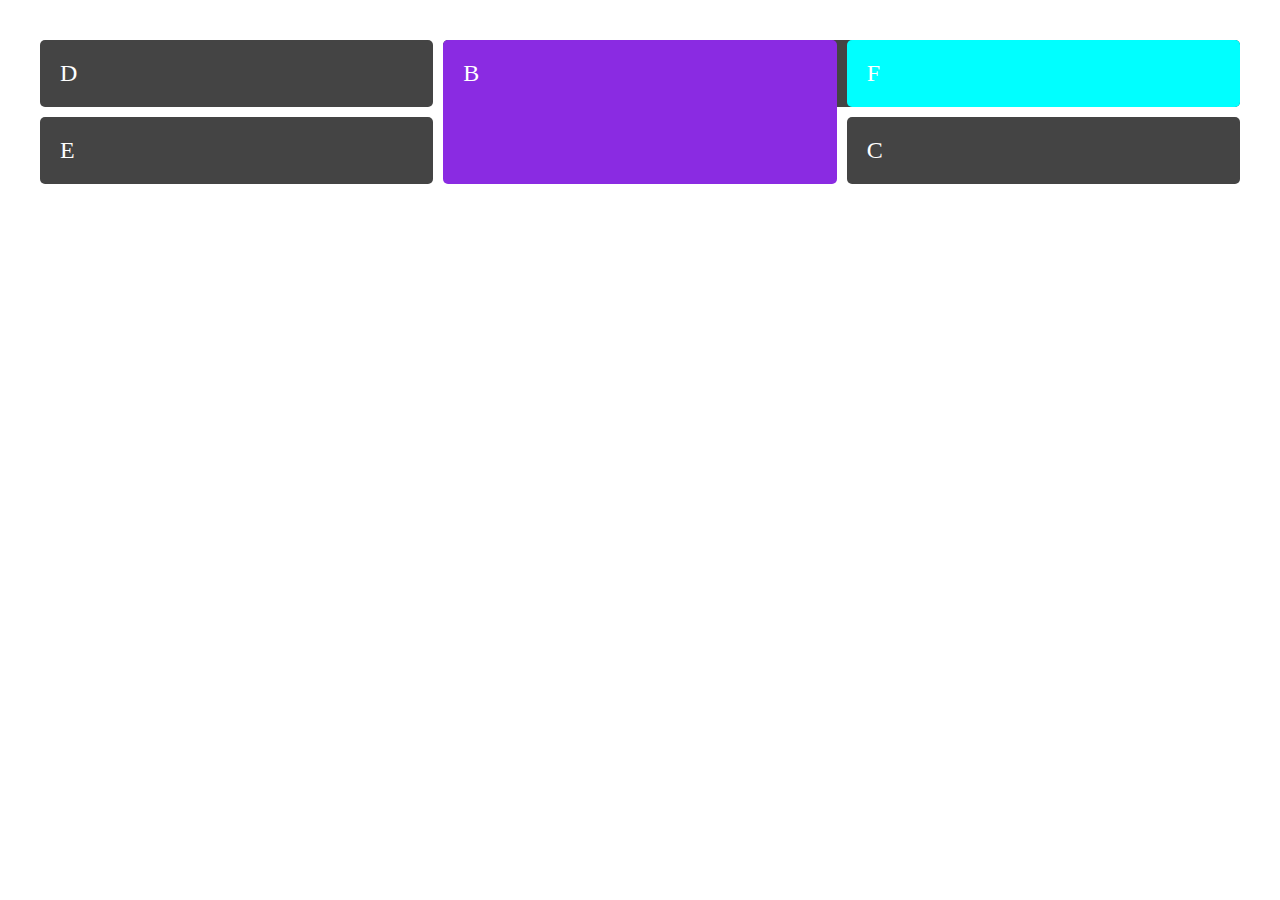
<file: test.html>
<!DOCTYPE html>
<html lang="en">
<head>
    <meta charset="UTF-8">
    <meta name="viewport" content="width=
    , initial-scale=1.0">
    <title>Document</title>

    <style>
        body {
            margin: 40px;
          }
          
          .wrapper {
            display: grid;
            grid-gap: 10px;
            grid-template-columns: repeat(3, 1fr);
            background-color: #fff;
            color: #444;
          }
        
          .box {
            background-color: #444;
            color: #fff;
            border-radius: 5px;
            padding: 20px;
            font-size: 150%;
        
          }
        
          .a {
            grid-area: 1 / 2 / 2 / 4;
          }
          .b {
            grid-area: 1 / 2 / 3 / 3;
            background-color: blueviolet;
          }
          .c {
            grid-area: 2 / 3 / 3 / 4;
          }
          .d {
            grid-area: 1 / 1 / 2 / 2;
          }
          .e {
            grid-area: 2 / 1 / 3 / 2;
          }
          .f {
            grid-area: 1 / 3 / 2 / 4;
            background-color: aqua;
          }
        
    </style>
</head>
<body>
    <div class="wrapper">
        <div class="box a">A</div>
        <div class="box b">B</div>
        <div class="box c">C</div>
        <div class="box d">D</div>
        <div class="box e">E</div>
        <div class="box f">F</div>
      </div>
</body>
</html>
</file>
<file: css/app.css>
@import url('https://fonts.googleapis.com/css2?family=Libre+Franklin:ital,wght@0,600;0,700;1,400;1,700;1,800&family=Lora:ital,wght@0,400;0,500;0,600;0,700;1,400;1,500;1,600;1,700&family=Nunito:ital,wght@0,400;0,600;1,400&family=Poppins:ital,wght@0,100;0,300;0,400;0,500;0,600;1,100;1,300;1,400;1,500;1,600&family=Roboto:ital,wght@0,300;0,400;0,700;1,400;1,700&display=swap');

@import url("https://cdnjs.cloudflare.com/ajax/libs/font-awesome/5.14.0/css/all.min.css");

:root {
    --anchor-color: indigo;
    --anchor-light-color: white;
    --anchor-active-color: indigo;
    --background-color: salmon;
    --currency-symbol: "\20B4";
}

section #hero {
    --btn-color: white;
    --btn-background: salmon;
}

* {
    box-sizing: border-box;
}

body{
    font-family: 'Poppins', sans-serif; 
    font-size:1rem;
    font-weight:400;
    line-height:1.5;
    color:#212529;
    background-color:#fff;
    margin: 0;
}

h1,.h1,h2,.h2,h3,.h3,h4,.h4,h5,.h5,h6,.h6{
    font-weight:700;
    line-height:1.2;
    margin-top: 0;
    margin-bottom: .5rem;
}

h6,.h6{
    font-size:1rem
}

/* text */
.text-center{
    text-align:center !important
}
.text-right {
    text-align: right;
}

.text-uppercase {
    text-transform:uppercase !important;
    letter-spacing:0.1em;
}

.text-muted {
    color:#6c757d !important;
}

.hero-heading{
    font-size:2rem
}

.reset-anchor{
    color:inherit;
    text-decoration:none !important
}

.text-light{color:#f8f9fa !important}

.text-dark{color:#111 !important}

.text-white{color:#fff !important}

.text-body{color:#212529 !important}

.text-gray{color:#6c757d !important}

.small{
    font-size:.875em
}

.lead{
    font-size:1.25rem;
    font-weight:300
}

/* list */

.list-unstyled{
    list-style:none;
    padding: 0;
}

.list-inline{
    list-style:none;
}

.list-inline-item{
    display: inline-block;
}


.bg-dark{
    background-color:#111 !important
}

.social-icon{
    background:#dee2e6;
    color:#212529;
    font-size:0.75rem;
    text-decoration:none;
    width: 34px;
    height: 34px;
    display: block;
}

img {
    vertical-align: middle;
}

.img-fluid {
    height: auto;
    max-width: 100%;
}

.product {
    /* width: 13rem; */
}

.hero, .divider {
    background-repeat: no-repeat;
    background-position: center center !important;
    background-size: cover !important;
    padding: 2rem 0;
}

.divider {
    background-attachment: fixed !important;
}

.grad {
    background-image: linear-gradient(to right bottom, 
    rgb(0, 255, 0) 5%, 
    rgb(30, 205, 10) 30%, 
    rgb(40, 175, 50) 40%,  
    rgb(50, 125, 50) 50%,
    rgb(50, 85, 50) 75%,
    rgb(5, 50, 0) 95%
    );
}

.border-top {
    border-top: #212529 3px solid;
}
/* rgba(2, 2, 2, 0.2)  */
.bg-light {
    background-color: rgb(2 2 2 / 0.2); 
}

.table {
    width: 100%;
    text-align: start;
    margin-bottom: 1rem;
    vertical-align: top;
    border-collapse: collapse;
    display: table;
}

thead, tbody, tfoot, tr, td, th {
    border-style: solid;
    border-width: 0;
    border-color: inherit;
}

.table thead {
    vertical-align: bottom;
}

.table th {
    padding: 1rem 0;
    color: rgb(161, 160, 170);
    font-weight: 700;
    text-align: left;
}

.table tr {
    display: table-row;
}

.table td {
    padding: .5rem 0;
    display: table-cell;
}

.table td .remove{
    width: 28px;
    height: 28px;
    padding: 6px;
    color: red;
}



.container {
    width: 100%;
    margin: 0 auto;
    padding: 3rem;

    /* padding-left: 2rem;
    padding-right: 2rem; */
}

.row {
    width: 100%;
    margin: 0;
    /* clear: both; */
    display: flex;
    flex-wrap: wrap;
    gap: .5rem;
    justify-content: space-around;
}


.float-left {
    float: left;
}

.float-right {
    float: right;
}


hr {
    margin: 1rem 0;
    border: 0;
    opacity: .2;
    clear: both;
}


.col-3 {
    /* display: inline-block; */
    width: calc((100% / 12) * 3);
    flex: 0 1 auto;
}


.col-4 {
    /* display: inline-block; */
    max-width: calc((100% / 12) * 4);
    flex: 0 1 auto;
}

.col-6 {
    width: calc((100% / 12) * 6);
    flex: 1;
}



@media (min-width: 480px) {

    .col-xsm-3 {
        width: 100%;
        margin: 0 auto;
    }
    
}


@media (min-width: 560px) {

    .col-sm-3 {
        width: calc((100% / 12) * 6);  
    }
    
}


@media (min-width: 760px) {

    .col-md-3 {
        width: calc((100% / 12) * 5);  
    }
    
}

@media (min-width: 960px) {

    .col-lg-3 {
        width: calc((100% / 12) * 4);  
    }
    
}
.catalog, .sidebar  {
   width: 100%;
}

@media (min-width: 760px) {
    .catalog {
        flex: 4;
        order: 1;
    }
    
    .sidebar {
        flex: .5;
        order: 2;
    }
}

.form {
    margin: 0;
    padding: 0;
}

.form-container {
    width: 80%;
    margin: 0 auto;
}

.input-group {
    display: flex;
    flex-wrap: wrap;
}

.input-group div {
    width: 100%;
}

.form-control {
    display: block;
    width: 100%;
    padding: .375rem .75rem;
    background-color: #f8f9fa;
    border: 1px solid gray;
}

@media (min-width: 760px) {
    .input-group div {
        padding: 0;
        margin: 0;
        flex: 1;
    }
}

/* nav */

.navbar {
    padding: .5rem 5%;
    background-color: #fff;
    display: flex;
    align-items: center;
    justify-content: space-between;

    position: fixed;
    top: 0;
    left: 0;
    right: 0;
    z-index: 1000;
}


.navbar-brand{
    font-size:1.25rem;
    text-decoration:none;
    white-space:nowrap
}

.navbar a {
    text-decoration: none;
    font-size: 1rem;
    color: rgb(0 0 0 / .9);
    margin-right: 1rem;

}


.navbar-nav .nav-link{
    color:rgba(0,0,0,0.95);
    font-size:0.9rem;
    text-decoration: none;
}

.navbar-nav .nav-link.active{
    color:#4650dd;
    font-weight:700
}

.toolbar-nav {
    margin-left: .5rem;
}


#toggler, .navbar label {
    display: none;
}

@media (max-width:45rem) {
    .navbar label {
        display: inline-block;
        order: 3;
    }

    .navbar {
        flex-wrap: wrap;
        justify-content: center;
    }

    
.navbar-nav{
    position: absolute;
    top:10%;
    left: 0;
    right: 0;
    /* background-color: #fff; */
    clip-path: polygon(0 0, 100% 0, 100% 0, 0 0);

}

#toggler:checked ~ nav.navbar-nav {
    clip-path: polygon(0 0, 100% 0, 100% 100%, 0 100%);
}



    .navbar-nav a {
        display: block;
        margin: .5rem;
    }
}

.product {
    position: relative;
}

.product .icons {
    position: absolute;
    top: 2rem;
    right:1rem;
    z-index: -10;
}

.product:hover .icons {
    z-index: 10;
}

.product:hover img{
    /* transform: scale(1.2); */
    /* transform: rotate(45deg) */
    transform: scaleX(-1);
    filter: contrast(150%);
    transition: .3s linear;
}

.product .icons a{
    display: block;
    width: 2.5rem;
    height: 2.5rem;
    line-height: 2.5rem;
    margin-bottom: .5rem;
    font-size: 2rem;
    text-decoration: none;
    text-align: center;
    background-color: #fff;
    color: #111;
}

.product .icons a:hover {
    color: var(--anchor-light-color);
    background-color: var(--background-color);
}

.categories {
    padding: 0;
    list-style: none;
}


.categories li {
    text-align: start;
    padding: 0;
}

.categories li a {
    text-decoration: none;
    color: var(--anchor-color);
    display: block;
    width: 100%;
    padding: .3rem 2rem;

}

.categories li a:hover {
    background-color: salmon;
    color: #fff;
}

.categories li:nth-child(2n-1) {
    background-color: lightgray;
}


.price {
    color: salmon !important;
    font-weight: 700;
}

.price::before {
    color: salmon;
    font-weight: 700;
    content: var(--currency-symbol);
}


.social-list {
    display: flex;
    justify-content: center;
    border-top:#6c757d 1px solid;
    padding-top: 1.25rem;
}

.social-list li {
    margin: .5rem;

}
.social-icon {
    display: inline-block;
    width: 45px;
    height: 45px;
    line-height: 45px;
    vertical-align: middle;
    font-size: 1.8rem;
    text-align: center;
    border-radius: 50%;

}

.social-list a:hover {
    transition: cubic-bezier(0.23, 1, 0.320, 1) .3s;
    transform: scale(1.2);
    color: salmon;
}

.navbar-nav a{
    position: relative;
}
.navbar-nav a::after {
    content: "";
    position: absolute;
    bottom: 0;
    left: 0;
    width: 0%;
    border-bottom: 2px solid salmon;
    transition: .4s;
}

.navbar-nav a:hover::after {
    width: 100%;
}


.btn {
    /* background-color: var(--btn-background);
    color: var(--btn-color);
    padding: .5rem 1.5rem; */
    text-decoration: none;
    cursor: pointer;
    display: inline-block;
    transition: .3s;
}


.btn-insert {
    width: 30%;
    margin: 5px;
    color: salmon;
    font-size: 1.5rem;
    background-color: white;
    border: 1px solid salmon;
    border-radius: 30px;
    box-shadow:  0 0 0 0 salmon inset;
    padding-left: 20px;

}

.btn-insert:hover {
    color: white;
    box-shadow:  300px 0 0 0 salmon inset;
}

/* blog */

.blog {
    margin: 4% auto;
    text-align: center;

}

.blog-title {
    margin: 0 .5rem 3rem;
    font-size: 1.5rem;
}

.blog-item {
    margin: 0 1.3rem 2rem;
    min-height: 18rem;
    background: white;
    background-size: cover;
    border-radius: 3%;
    text-decoration: none;
    box-shadow: 8px 14px 38px rgb(39 44 49 / 0.06), 1px 3px 8px rgb(39 44 49 / 0.04);
    transition: .5s ease;
}

.blog-item:hover {
   
    box-shadow: 8px 28px 50px rgb(39 44 49 / 0.07), 1px 6px 12px rgb(39 44 49 / 0.05);
    transition: .5s ease;
    transform: translate3d(0, -1px, 0) scale(1.2);
}
.blog-item a {
    text-decoration: inherit;
    color: inherit;
}

.picture {
    height: 15rem;
    margin: 0 0 1.2rem;
    overflow: hidden;
}

.picture img {
    object-fit: cover;
    max-width: 100%;
}

.post-title {
    font-size: 1rem;
    font-weight: 600;
    margin: 1rem 0 .5rem;
}
.post-content {
    padding: 1.2rem;
    font-size: .8rem;
    text-align: left;
    color: #999;
}
.reading-time {
    color: #738a96;
    font-size: .8rem;
    letter-spacing: .5px;
    text-transform: uppercase;
    line-height: 2rem;
}

.blog-container {
    display: grid;
    /* grid-template-columns: 1fr 1fr 1fr; */
    /* grid-template-columns: repeat(3, 1fr); */
    grid-template-columns: repeat(auto-fit, minmax(15rem,1fr));
    width: 100%;
    justify-content: center;
    align-items: center;
}

@media (max-width:900px) {

    .blog-container {
      
        grid-template-columns: repeat(2, 1fr);
    }
    
}

@media (max-width:600px) {

    .blog-container {
      
        grid-template-columns: 1fr;
    }
    
}

/* modal */

.modal {
    position: fixed;
    top:0;
    left: 0;
    right: 0;
    bottom: 0;
    z-index: 1000;
    margin: auto;
    width: 100%;
    height: 100%;
    transition: .4s;
    max-width: 50%;
    opacity: 0;
    visibility: hidden;
    pointer-events: none;

}

.modal:target {
    visibility: visible;
    opacity: 1;
    pointer-events: auto;
}

.modal-dialog {
    width: 100%;
    position: absolute;
    top: 50%;
    left: 50%;
    transform: translate(-50%, -50%);
    background-color: white;
    padding: 1rem 1.5rem;
    border-radius: 1rem;
    border: 1px solid rgb(161, 160, 170);
}

.modal-body {
    width: 100%;
    display: flex;
}

.modal-body main {
    flex: 1;
    /* border: 1px solid red; */
    padding: .5rem 1rem;
    width: 100%;
}

.modal-body aside {
    flex: 1;
    /* border: 1px solid green; */
    padding: .5rem 1rem;
    width: 100%;
}

.modal-body aside img {
    max-width: 100%;
    object-fit: cover;
}

.info-container {
    display: grid;
    gap: 1rem;
}

.info-header {
    grid-column: 1 / 3;
    grid-row: 1;
}

.info-price {
    grid-column: 1 / 2;
    grid-row: 2;
}

.info-shipping {
    grid-column: 2 / 3;
    grid-row: 2;
}

.info-qty {
    grid-column: 1 / 3;
    grid-row: 3;
}


.info-button {
    grid-column: 1 / 3;
    grid-row: 4;
}


.info-description {
    grid-column: 1 / 3;
    grid-row: 5;
}

.close {
    position: absolute;
    right: 1rem;
    top: 1rem;

    text-align: center;
    text-decoration: none;
    font-weight: 600;
    color: #999;
    width: 25px;
    height: 25px;
    line-height: 25px;
    border-radius: 25px;
    border: gray 1px solid;
    transition: cubic-bezier(0.075, 0.82, 0.165, 1);
    z-index: 10;
}

.close:hover {
    background-color: salmon;
    color: white;
    border: 1px solid salmon;
}

.py-5 {
    padding: 5rem 1rem;
}

.mb-3 {
    margin-bottom: 3rem;
}


.viewport-header {
    position: relative;
    height: 30vh;
    text-align: center;
    display: flex;
    align-items: center;
    justify-content: center;
}

video {
    object-fit: cover;
    width: 100vw;
    height: 80vh;
    position: fixed;
    top: 0;
    left: 0;
    z-index: 2;
}
.viewport-header .viewport-header h1 {
    margin-top: 10rem;
}
.viewport-header h1 {
    
    z-index: 3;
    color: gold;
    text-transform: uppercase;
    letter-spacing: 3vw;
    line-height: 1;
    font-size: 3vw;
    text-align: center;
    span {
        display: block;
        font-size: 10vw;
        letter-spacing: -1.2vw;
    }
}
</file>
